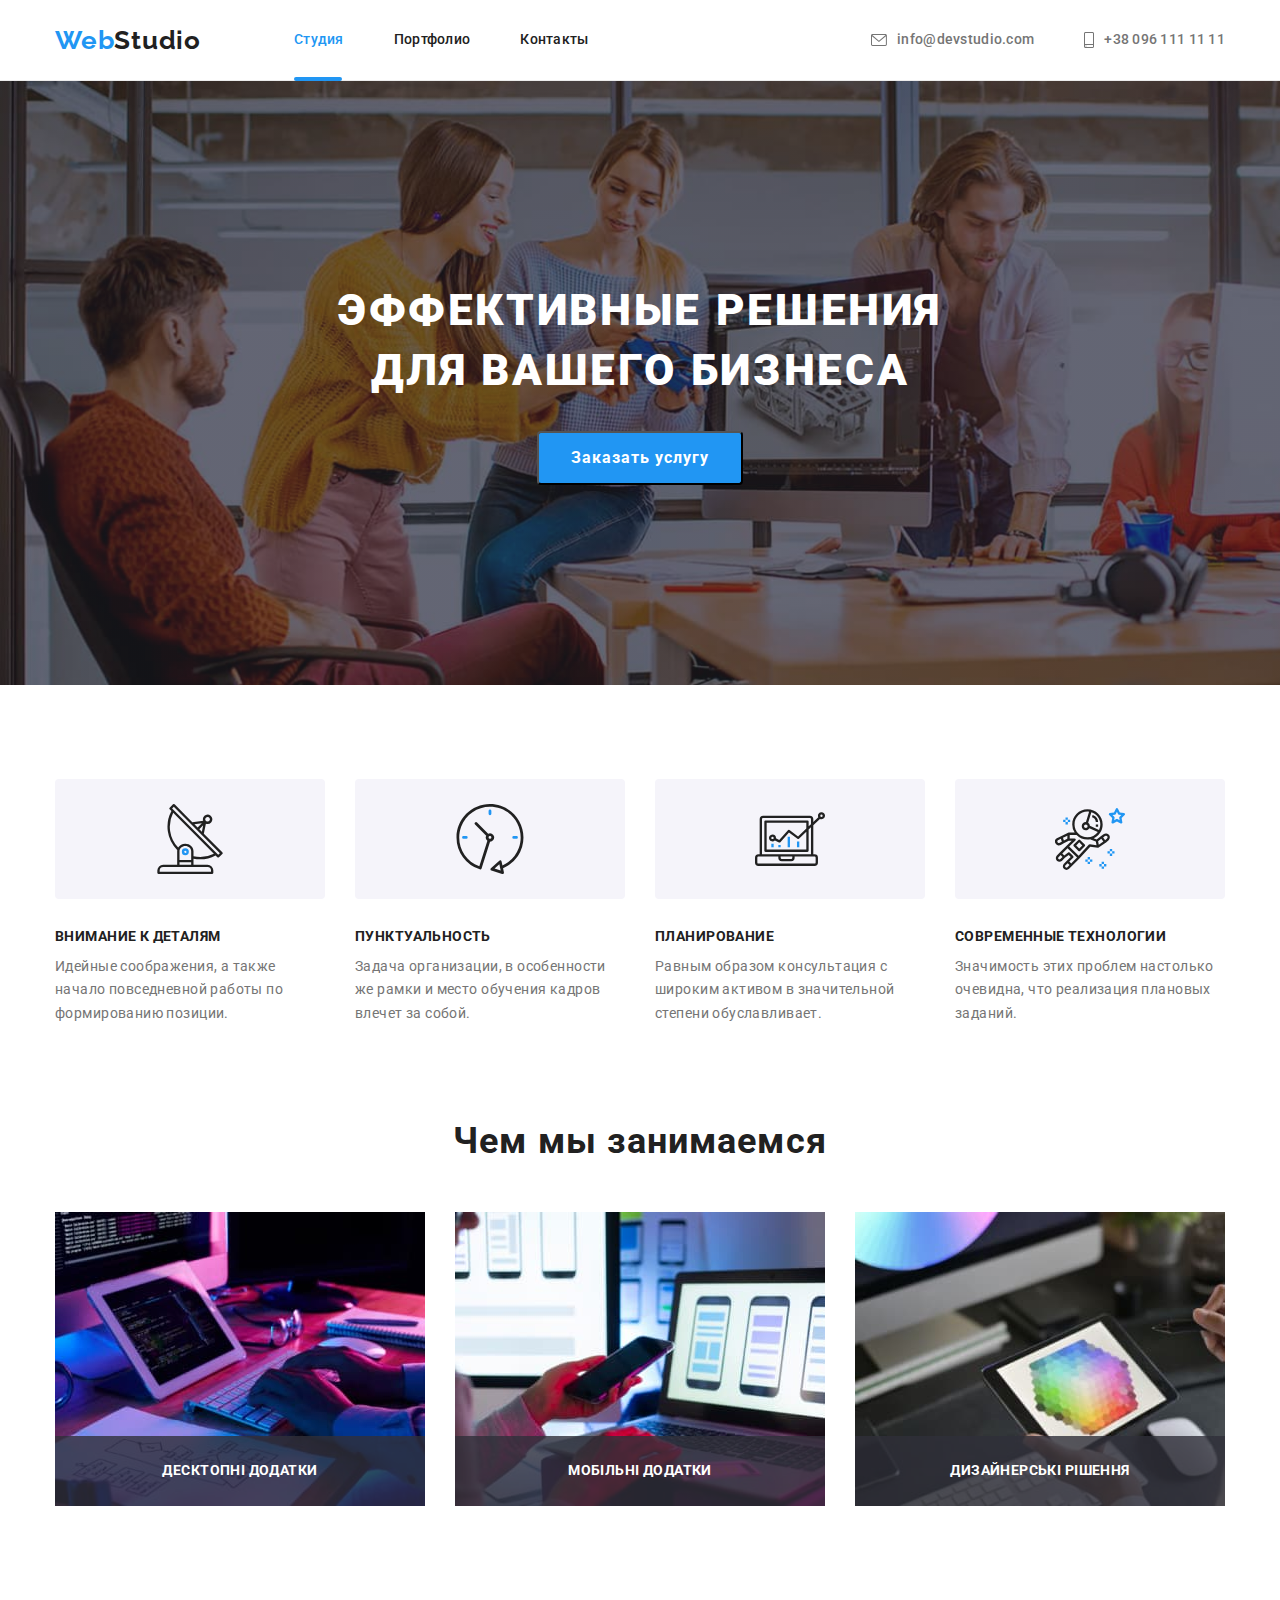
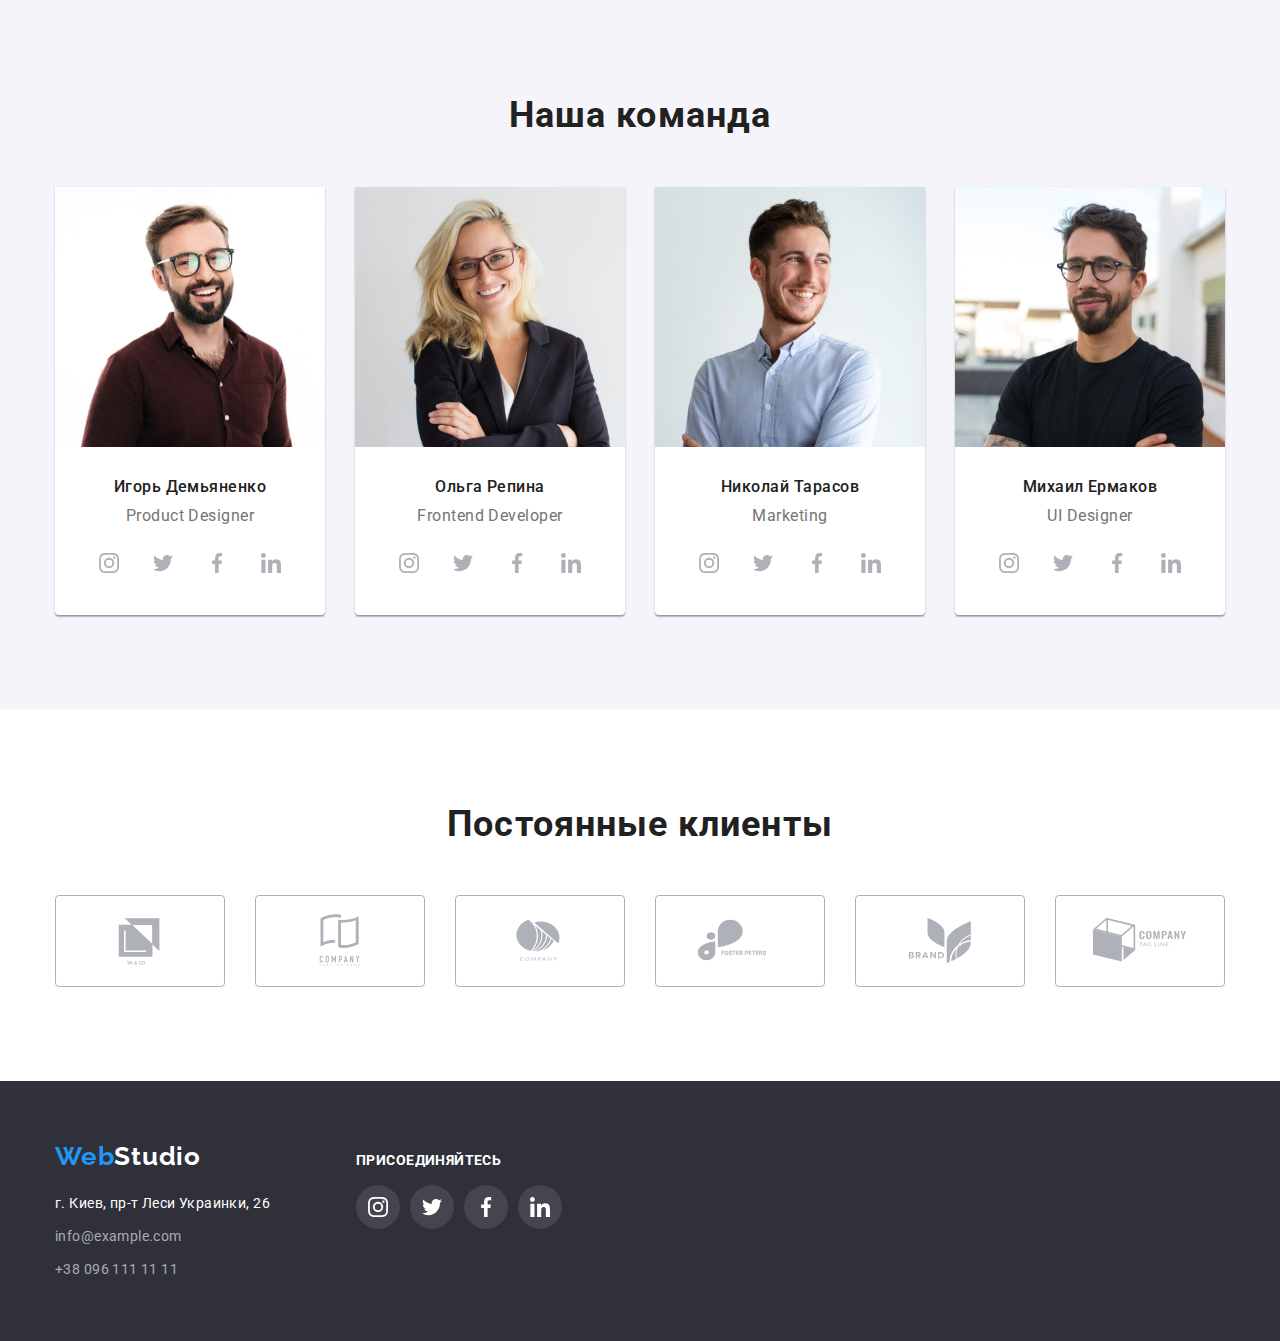
<file: index.html>
<!DOCTYPE html>
<html lang="ru">
  <head>
    <meta charset="UTF-8" />
    <meta http-equiv="X-UA-Compatible" content="IE=edge" />
    <meta name="viewport" content="width=device-width, initial-scale=1.0" />
    <title>Студия</title>
    <link rel="stylesheet" href="https://cdn.jsdelivr.net/npm/modern-normalize@1.1.0/modern-normalize.min.css">
    <link rel="preconnect" href="https://fonts.googleapis.com" />
    <link rel="preconnect" href="https://fonts.gstatic.com" crossorigin />
    <link
      href="https://fonts.googleapis.com/css2?family=Raleway:wght@700&family=Roboto:wght@400;500;700;900&display=swap"
      rel="stylesheet"
    />
    <link rel="stylesheet" href="./css/styles.css" />
  </head>
  <body>
    <header class="page-header">
     <div class="container page-header-container">
        <a href="/" lang="en" class="logo-header link"><span class="web">Web</span>Studio</a>
        <nav class="site-nav">
        <ul class="menu list">
          <li class="item"><a href="./index.html" class="menu-link studio link current">Студия</a></li>
          <li class="item"><a href="./portfolio.html" class="menu-link portfolio link">Портфолио</a></li>
          <li class="item"><a href="" class="menu-link link">Контакты</a></li>
        </ul>
        </nav>
        <ul class="contact list">
          <li class="item">
            <a href="mailto:info@devstudio.com" class="contact-link link">
              <svg class="icon" width="16" height="12">
                <use href="./images/sprite.svg#icon-envelope"></use>
              </svg>info@devstudio.com
            </a>
          </li>
          <li class="item">
            <a href="tel:+380961111111" class="contact-link link">
              <svg class="icon" width="10" height="16">
                <use href="./images/sprite.svg#icon-smartphone"></use>
              </svg>+38 096 111 11 11
            </a>
          </li>
        </ul>
      </div>     
    </header>

    <main>      
      <section class="section hero">
          <div class="container">
            <h1 class="hero-title">Эффективные решения для вашего бизнеса</h1>
            <button type="button" class="hero-button" data-modal-open>Заказать услугу</button>
          </div>
      </section>  
      <section class="section feature">        
        <h2 hidden>Наши достоинства</h2>
        <ul class="menu-feature list container">
          <li class="item">
            <div class="feature-icon">
              <svg class="icon" width="70" height="70">
                <use href="./images/sprite.svg#icon-antenna"></use>
                </svg>
            </div>                        
            <h3 class="suptitle">Внимание к деталям</h3>
            <p>
              Идейные соображения, а также начало повседневной работы по
              формированию позиции.
            </p>
          </li>
          <li class="item">
            <div class="feature-icon">
              <svg class="icon" width="70" height="70">
                <use href="./images/sprite.svg#icon-clock"></use>
                </svg>
            </div> 
            <h3 class="suptitle">Пунктуальность</h3>
            <p>
              Задача организации, в особенности же рамки и место обучения кадров
              влечет за собой.
            </p>
          </li>
          <li class="item">
            <div class="feature-icon">
              <svg class="icon" width="70" height="70">
                <use href="./images/sprite.svg#icon-diagram"></use>
                </svg>
            </div> 
            <h3 class="suptitle">Планирование</h3>
            <p>
              Равным образом консультация с широким активом в значительной
              степени обуславливает.
            </p>
          </li>
          <li class="item">
            <div class="feature-icon">
              <svg class="icon" width="70" height="70">
                <use href="./images/sprite.svg#icon-astronaut"></use>
                </svg>
            </div> 
            <h3 class="suptitle">Современные технологии</h3>
            <p>
              Значимость этих проблем настолько очевидна, что реализация
              плановых заданий.
            </p>
          </li>
        </ul>
      </section>
      <section class="section specialty">
        <div class="container">
        <h2 class="section-title">Чем мы занимаемся</h2>
        <ul class="menu-specialty list">
          <li class="item">
            <img 
              src="./images/image_1.jpg"
              alt="Декстопные приложения"
              width="370"
            />
            <p class="overlay">Десктопні додатки</p>
          </li>
          <li class="item">
            <img  
              src="./images/image_2.jpg"
              alt="Мобильные приложения"
              width="370"
            />
            <p class="overlay">Мобільні додатки</p>
          </li>
          <li class="item">
            <img 
              src="./images/image_3.jpg"
              alt="Дизайнерские решения"
              width="370"
            />
            <p class="overlay">Дизайнерські рішення</p>
          </li>
        </ul>
      </div>
      </section>
      <section class="section command">
        <div class="container">
        <h2 class="section-title">Наша команда</h2>
        <ul class="menu-command list">
          <li class="item">
            <img 
              src="./images/photo_1.jpg"
              alt="фото Игорь Демьяненко"
              width="270"
            />
            <div class="command-title">
              <h3 class="command-suptitle">Игорь Демьяненко</h3>
              <p>Product Designer</p>
              <ul class="social-list list">
                <li class="social-list-item">
                  <a class="social-list-link" href="">
                    <svg class="social-list-icon" width="20px" height="20px">
                      <use href="./images/sprite.svg#icon-instagram"></use>
                    </svg>
                  </a>
                </li>
                <li class="social-list-item" >
                  <a class="social-list-link" href="">
                    <svg class="icon" width="20px" height="20px">
                      <use href="./images/sprite.svg#icon-twitter"></use>
                    </svg>
                  </a>
                </li>
                <li class="social-list-item">
                  <a class="social-list-link" href="">
                    <svg class="icon" width="20px" height="20px">
                      <use href="./images/sprite.svg#icon-facebook"></use>
                    </svg>
                  </a>
                </li>
                <li class="social-list-item">
                  <a class="social-list-link" href="">
                    <svg class="icon" width="20px" height="20px">
                      <use href="./images/sprite.svg#icon-linkedin"></use>
                    </svg>
                  </a>
                </li>
              </ul>              
            </div>            
          </li>
          <li class="item">
            <img 
              src="./images/photo_2.jpg"
              alt="фото Ольга Репина"
              width="270"
            />
            <div class="command-title">
              <h3 class="command-suptitle">Ольга Репина</h3>
              <p>Frontend Developer</p>
              <ul class="social-list list">
                <li class="social-list-item">
                  <a class="social-list-link" href="">
                    <svg class="social-list-icon" width="20px" height="20px">
                      <use href="./images/sprite.svg#icon-instagram"></use>
                    </svg>
                  </a>
                </li>
                <li class="social-list-item" >
                  <a class="social-list-link" href="">
                    <svg class="icon" width="20px" height="20px">
                      <use href="./images/sprite.svg#icon-twitter"></use>
                    </svg>
                  </a>
                </li>
                <li class="social-list-item">
                  <a class="social-list-link" href="">
                    <svg class="icon" width="20px" height="20px">
                      <use href="./images/sprite.svg#icon-facebook"></use>
                    </svg>
                  </a>
                </li>
                <li class="social-list-item">
                  <a class="social-list-link" href="">
                    <svg class="icon" width="20px" height="20px">
                      <use href="./images/sprite.svg#icon-linkedin"></use>
                    </svg>
                  </a>
                </li>
              </ul>     
            </div>            
          </li>
          <li class="item">
            <img 
              src="./images/photo_3.jpg"
              alt="фото Николай Тарасов"
              width="270"
            />
            <div class="command-title">
              <h3 class="command-suptitle">Николай Тарасов</h3>
              <p>Marketing</p>
              <ul class="social-list list">
                <li class="social-list-item">
                  <a class="social-list-link" href="">
                    <svg class="social-list-icon" width="20px" height="20px">
                      <use href="./images/sprite.svg#icon-instagram"></use>
                    </svg>
                  </a>
                </li>
                <li class="social-list-item" >
                  <a class="social-list-link" href="">
                    <svg class="icon" width="20px" height="20px">
                      <use href="./images/sprite.svg#icon-twitter"></use>
                    </svg>
                  </a>
                </li>
                <li class="social-list-item">
                  <a class="social-list-link" href="">
                    <svg class="icon" width="20px" height="20px">
                      <use href="./images/sprite.svg#icon-facebook"></use>
                    </svg>
                  </a>
                </li>
                <li class="social-list-item">
                  <a class="social-list-link" href="">
                    <svg class="icon" width="20px" height="20px">
                      <use href="./images/sprite.svg#icon-linkedin"></use>
                    </svg>
                  </a>
                </li>
              </ul>     
            </div>            
          </li>
          <li class="item">
            <img 
              src="./images/photo_4.jpg"
              alt="фото Михаил Ермаков"
              width="270"
            />
            <div class="command-title">
              <h3 class="command-suptitle">Михаил Ермаков</h3>
              <p>UI Designer</p>
              <ul class="social-list list">
                <li class="social-list-item">
                  <a class="social-list-link" href="">
                    <svg class="social-list-icon" width="20px" height="20px">
                      <use href="./images/sprite.svg#icon-instagram"></use>
                    </svg>
                  </a>
                </li>
                <li class="social-list-item" >
                  <a class="social-list-link" href="">
                    <svg class="icon" width="20px" height="20px">
                      <use href="./images/sprite.svg#icon-twitter"></use>
                    </svg>
                  </a>
                </li>
                <li class="social-list-item">
                  <a class="social-list-link" href="">
                    <svg class="icon" width="20px" height="20px">
                      <use href="./images/sprite.svg#icon-facebook"></use>
                    </svg>
                  </a>
                </li>
                <li class="social-list-item">
                  <a class="social-list-link" href="">
                    <svg class="icon" width="20px" height="20px">
                      <use href="./images/sprite.svg#icon-linkedin"></use>
                    </svg>
                  </a>
                </li>
              </ul>     
            </div>            
          </li>
        </ul>
      </div>
      </section>
      <section class="section clients">
        <div class="container">
          <h2 class="section-title">Постоянные клиенты</h2>
          <ul class="clients-list list">
            <li class="clients-item">
              <a class="clients-link link" href="">
                <svg class="clients-icon" width="106px" height="60px">
                  <use href="./images/sprite.svg#icon-Logo-1"></use>
                </svg>
              </a>
            </li>
            <li class="clients-item">
              <a class="clients-link link" href="">
                <svg class="clients-icon" width="106px" height="60px">
                  <use href="./images/sprite.svg#icon-Logo-2"></use>
                </svg>
              </a>
            </li>
            <li class="clients-item">
              <a class="clients-link link" href="">
                <svg class="clients-icon" width="106px" height="60px">
                  <use href="./images/sprite.svg#icon-Logo-3"></use>
                </svg>
              </a>
            </li>
            <li class="clients-item">
              <a class="clients-link link" href="">
                <svg class="clients-icon" width="106px" height="60px">
                  <use href="./images/sprite.svg#icon-Logo-4"></use>
                </svg>
              </a>
            </li>
            <li class="clients-item">
              <a class="clients-link link" href="">
                <svg class="clients-icon" width="106px" height="60px">
                  <use href="./images/sprite.svg#icon-Logo-5"></use>
                </svg>
              </a>
            </li>
            <li class="clients-item">
              <a class="clients-link link" href="">
                <svg class="clients-icon" width="106px" height="60px">
                  <use href="./images/sprite.svg#icon-Logo-6"></use>
                </svg>
              </a>
            </li>
          </ul>
        </div>

      </section>
    </main>
    <footer class="page-footer">
      <div class="footer-container container">
        <div class="footer-contacts">
          <a href="/" lang="en" class="logo-footer link"><span class="web">Web</span>Studio</a>
      <address class="menu-adress list">
        <a
          href="https://goo.gl/maps/tCEEzUzhiPWo1VKw8"
          class="adress-item link"
          target="_blank"
          rel="noopener noreferrer"
          >г. Киев, пр-т Леси Украинки, 26</a>
        <a href="mailto:info@example.com" class="email-item link">info@example.com</a> 
        <a href="tel:+380961111111" class="phone-item link">+38 096 111 11 11</a> 
      </address>
        </div>
        <div class="footer-social-list">
          <h3 class="footer-suptitle">ПРИСОЕДИНЯЙТЕСЬ</h3>
          <ul class="social-list list">
            <li class="social-list-item">
              <a class="social-list-link" href="">
                <svg class="social-list-icon" width="20px" height="20px">
                  <use href="./images/sprite.svg#icon-instagram"></use>
                </svg>
              </a>
            </li>
            <li class="social-list-item" >
              <a class="social-list-link" href="">
                <svg class="icon" width="20px" height="20px">
                  <use href="./images/sprite.svg#icon-twitter"></use>
                </svg>
              </a>
            </li>
            <li class="social-list-item">
              <a class="social-list-link" href="">
                <svg class="icon" width="20px" height="20px">
                  <use href="./images/sprite.svg#icon-facebook"></use>
                </svg>
              </a>
            </li>
            <li class="social-list-item">
              <a class="social-list-link" href="">
                <svg class="icon" width="20px" height="20px">
                  <use href="./images/sprite.svg#icon-linkedin"></use>
                </svg>
              </a>
            </li>
          </ul>   
        </div>        
      </div>      
    </footer>
    <div class="backdrop is-hidden" data-modal>
      <div class="modal">
        <button type="button" class="modal-close-button" data-modal-close>
          <svg class="modal-close-button-icon" width="18px" height="18px">
            <use href="./images/sprite.svg#icon-modal-close"></use>
          </svg>
        </button>
      </div>
    </div>
    <script src="./js/modal.js"></script>
  </body>
</html>
</file>
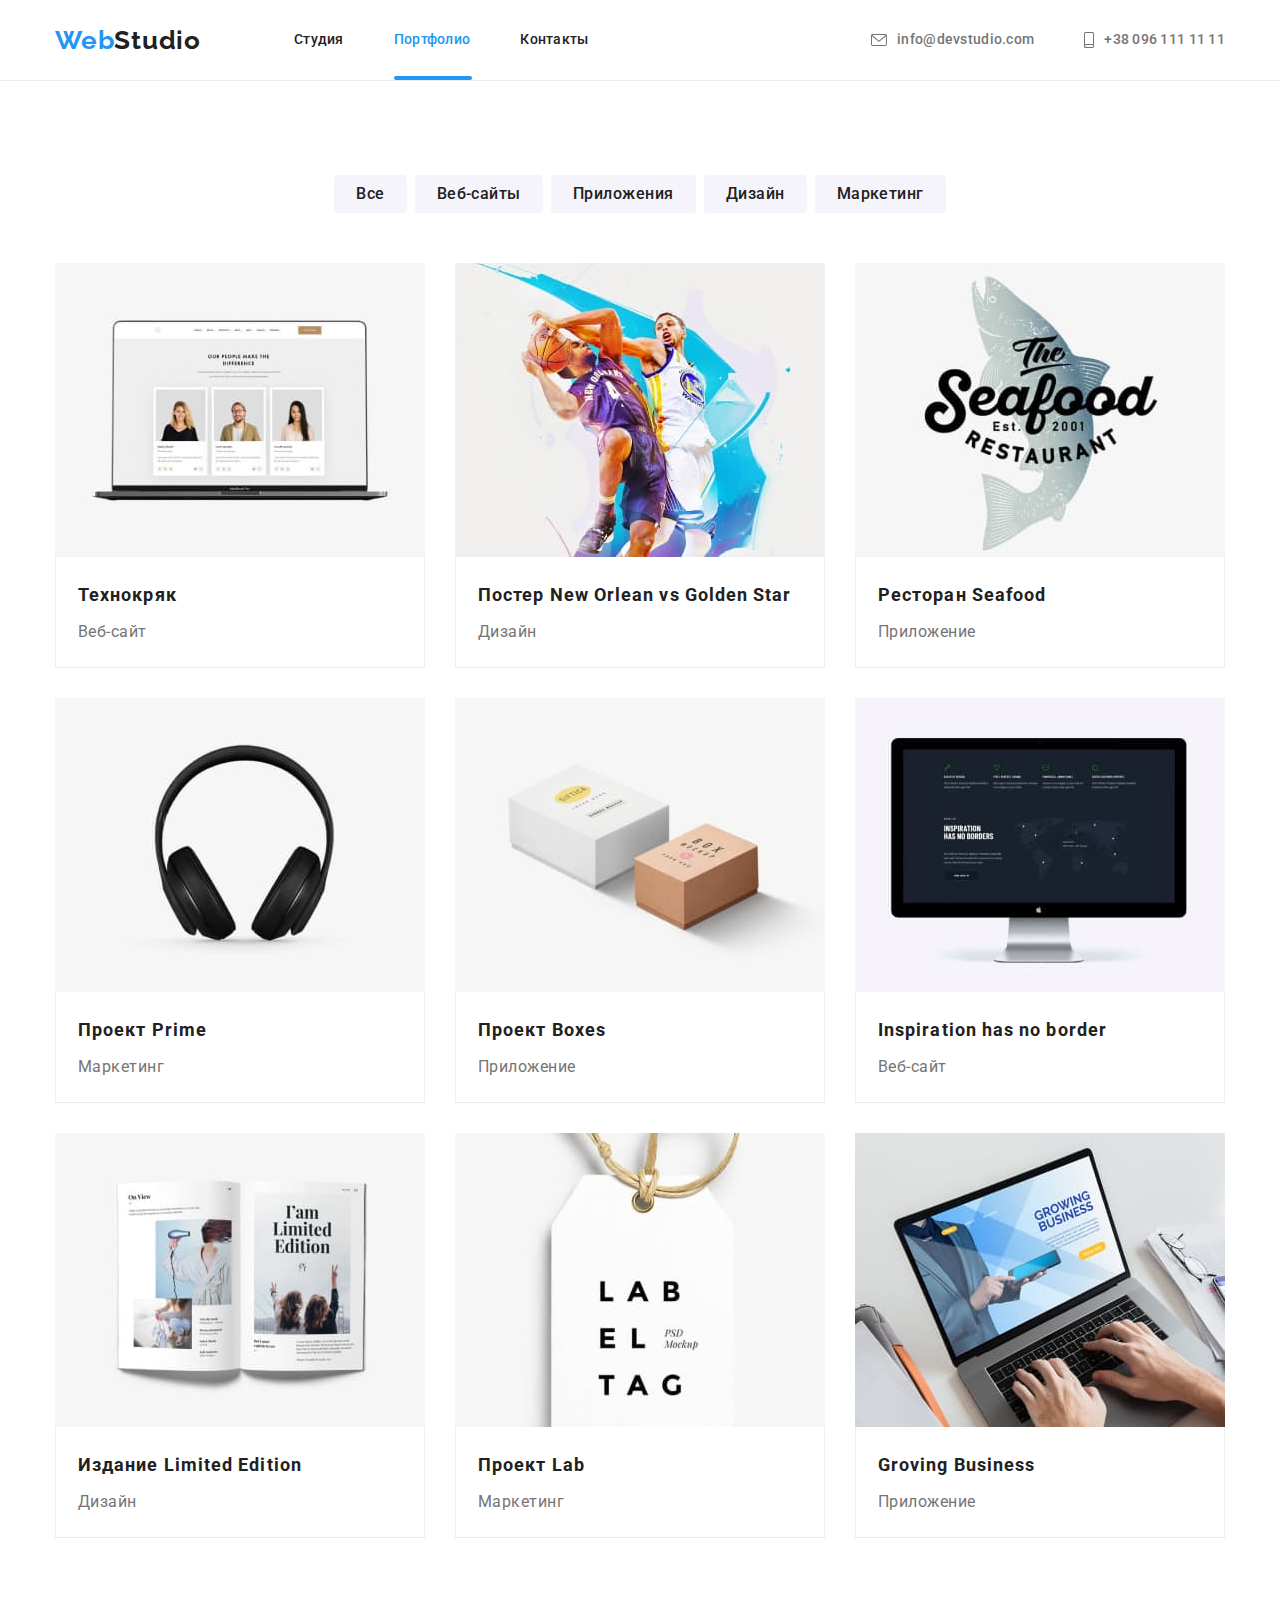
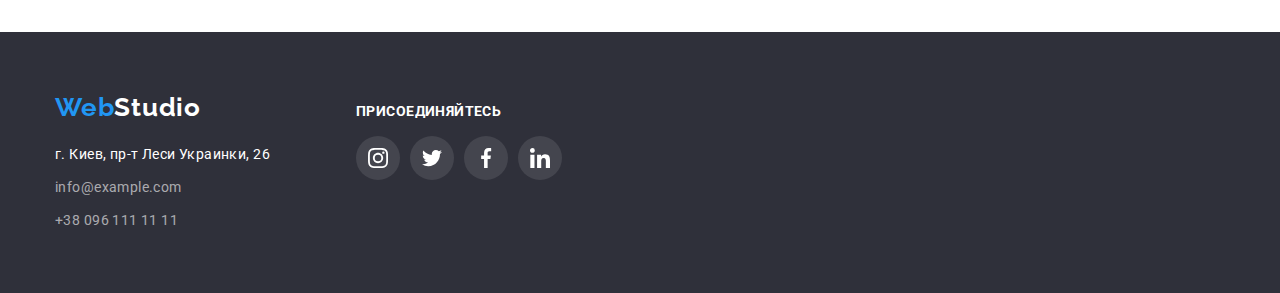
<file: portfolio.html>
<!DOCTYPE html>
<html lang="ru">
<head>
    <meta charset="UTF-8" />
    <meta http-equiv="X-UA-Compatible" content="IE=edge" />
    <meta name="viewport" content="width=device-width, initial-scale=1.0" />
    <title>Портфолио</title>
    <link rel="stylesheet" href="https://cdn.jsdelivr.net/npm/modern-normalize@1.1.0/modern-normalize.min.css">
    <link rel="preconnect" href="https://fonts.googleapis.com" />
    <link rel="preconnect" href="https://fonts.gstatic.com" crossorigin />
    <link
      href="https://fonts.googleapis.com/css2?family=Raleway:wght@700&family=Roboto:wght@400;500;700;900&display=swap"
      rel="stylesheet"
    />
    <link rel="stylesheet" href="./css/styles.css" />
</head>
<body>
    <header class="page-header">
        <div class="container page-header-container">
           <a href="/" lang="en" class="logo-header link"><span class="web">Web</span>Studio</a>
           <nav class="site-nav">
           <ul class="menu list">
             <li class="item"><a href="./index.html" class="menu-link studio link">Студия</a></li>
             <li class="item"><a href="./portfolio.html" class="menu-link portfolio link current">Портфолио</a></li>
             <li class="item"><a href="" class="menu-link link">Контакты</a></li>
           </ul>
           </nav>
           <ul class="contact list">
             <li class="item">
               <a href="mailto:info@devstudio.com" class="contact-link link">
                 <svg class="icon" width="16" height="12">
                   <use href="./images/sprite.svg#icon-envelope"></use>
                 </svg>info@devstudio.com
               </a>
             </li>
             <li class="item">
               <a href="tel:+380961111111" class="contact-link link">
                 <svg class="icon" width="10" height="16">
                   <use href="./images/sprite.svg#icon-smartphone"></use>
                 </svg>+38 096 111 11 11
               </a>
             </li>
           </ul>
         </div>     
       </header>

    <main>
       <section class="section projects">
        <div class="container">
            <h1 hidden>Проекты</h1>
        <ul class="button list">
            <li class="item"><button type="button" class="portfolio-button">Все</button></li>
            <li class="item"><button type="button" class="portfolio-button">Веб-сайты</button></li>
            <li class="item"><button type="button" class="portfolio-button">Приложения</button></li>
            <li class="item"><button type="button" class="portfolio-button">Дизайн</button></li>
            <li class="item"><button type="button" class="portfolio-button">Маркетинг</button></li>
        </ul>
        <ul class="project-menu">
            <li class="list item">
               <a href="" class="project-link link">
                  <div class="thumb">
                    <img src="./images/project-1.jpg" alt="Фото команды проекта" width="370"/>
                    <p class="project-overlay">Ресурс пропонує комплексні пропозиції з різним рівнем функціоналу та сервісів. Все це дозволить відвідувачу отримати вичерпні відомості про компанію чи приватну особу.</p> 
                 </div>                                          
                 <div class="project-title">
                    <h2 class="project-suptitle">Технокряк</h2>
                    <p>Веб-сайт</p> 
                 </div>               
                </a>               
            </li>
            <li class="list item">
                <a href="" class="project-link link">
                  <div class="thumb">
                    <img src="./images/project-2.jpg" alt="Баскетбольный постер" width="370"/>
                    <p class="project-overlay">Ресурс пропонує комплексні пропозиції з різним рівнем функціоналу та сервісів. Все це дозволить відвідувачу отримати вичерпні відомості про компанію чи приватну особу.</p> 
                  </div>
                    <div class="project-title">
                        <h2 class="project-suptitle">Постер New Orlean vs Golden Star</h2>
                        <p>Дизайн</p>
                    </div>                
                </a>
            </li>
            <li class="list item">
                <a href="" class="project-link link">
                  <div class="thumb">
                    <img src="./images/project-3.jpg" alt="Лого ресторана" width="370"/>
                    <p class="project-overlay">Ресурс пропонує комплексні пропозиції з різним рівнем функціоналу та сервісів. Все це дозволить відвідувачу отримати вичерпні відомості про компанію чи приватну особу.</p> 
                  </div >
                    <div class="project-title">
                        <h2 class="project-suptitle">Ресторан Seafood</h2>
                        <p>Приложение</p>
                    </div>                
                </a>
            </li>
            <li class="list item">
                <a href="" class="project-link link">
                  <div class="thumb">
                    <img src="./images/project-4.jpg" alt="Наушники" width="370"/>
                    <p class="project-overlay">Ресурс пропонує комплексні пропозиції з різним рівнем функціоналу та сервісів. Все це дозволить відвідувачу отримати вичерпні відомості про компанію чи приватну особу.</p> 
                  </div>
                    <div class="project-title">
                        <h2 class="project-suptitle">Проект Prime</h2>
                        <p>Маркетинг</p>
                    </div>                
                </a>
            </li>
            <li class="list item">
                <a href="" class="project-link link">
                  <div class="thumb">
                    <img src="./images/project-5.jpg" alt="Упаковочные коробки" width="370"/>
                    <p class="project-overlay">Ресурс пропонує комплексні пропозиції з різним рівнем функціоналу та сервісів. Все це дозволить відвідувачу отримати вичерпні відомості про компанію чи приватну особу.</p> 
                  </div>
                    <div class="project-title">
                        <h2 class="project-suptitle">Проект Boxes</h2>
                        <p>Приложение</p>
                    </div>                
                </a>
            </li>
            <li class="list item">
                <a href="" class="project-link link">
                  <div class="thumb">
                    <img src="./images/project-6.jpg" alt="Проект на экране монитора" width="370"/>
                    <p class="project-overlay">Ресурс пропонує комплексні пропозиції з різним рівнем функціоналу та сервісів. Все це дозволить відвідувачу отримати вичерпні відомості про компанію чи приватну особу.</p> 
                  </div>
                    <div class="project-title">
                        <h2 class="project-suptitle">Inspiration has no border</h2>
                        <p>Веб-сайт</p>
                    </div>                
                </a>
            </li>
            <li class="list item">
                <a href="" class="project-link link">
                  <div class="thumb">
                    <img src="./images/project-7.jpg" alt="Раскрытая книга" width="370"/>
                    <p class="project-overlay">Ресурс пропонує комплексні пропозиції з різним рівнем функціоналу та сервісів. Все це дозволить відвідувачу отримати вичерпні відомості про компанію чи приватну особу.</p> 
                  </div>
                    <div class="project-title">
                        <h2 class="project-suptitle">Издание Limited Edition</h2>
                        <p>Дизайн</p>
                    </div>                
                </a>
            </li>
            <li class="list item">
                <a href="" class="project-link link">
                  <div class="thumb">
                    <img src="./images/project-8.jpg" alt="Бирка с лого проекта" width="370"/>
                    <p class="project-overlay">Ресурс пропонує комплексні пропозиції з різним рівнем функціоналу та сервісів. Все це дозволить відвідувачу отримати вичерпні відомості про компанію чи приватну особу.</p> 
                  </div>
                    <div class="project-title">
                        <h2 class="project-suptitle">Проект Lab</h2>
                        <p>Маркетинг</p>
                    </div>                
                </a>
            </li>
            <li class="list">
                <a href="" class="project-link link">
                  <div class="thumb">
                    <img src="./images/project-9.jpg" alt="Проект на экране ноутбука" width="370"/>
                    <p class="project-overlay">Ресурс пропонує комплексні пропозиції з різним рівнем функціоналу та сервісів. Все це дозволить відвідувачу отримати вичерпні відомості про компанію чи приватну особу.</p> 
                  </div>
                    <div class="project-title">
                        <h2 class="project-suptitle">Groving Business</h2>
                        <p>Приложение</p>
                    </div>               
                </a>
            </li> 
        </ul>
        </div>
    </section>
        
    </main>
    <footer class="page-footer">
        <div class="footer-container container">
          <div class="footer-contacts">
            <a href="/" lang="en" class="logo-footer link"><span class="web">Web</span>Studio</a>
        <address class="menu-adress list">
          <a
            href="https://goo.gl/maps/tCEEzUzhiPWo1VKw8"
            class="adress-item link"
            target="_blank"
            rel="noopener noreferrer"
            >г. Киев, пр-т Леси Украинки, 26</a>
          <a href="mailto:info@example.com" class="email-item link">info@example.com</a> 
          <a href="tel:+380961111111" class="phone-item link">+38 096 111 11 11</a> 
        </address>
          </div>
          <div class="footer-social-list">
            <h3 class="footer-suptitle">ПРИСОЕДИНЯЙТЕСЬ</h3>
            <ul class="social-list list">
              <li class="social-list-item">
                <a class="social-list-link" href="">
                  <svg class="social-list-icon" width="20px" height="20px">
                    <use href="./images/sprite.svg#icon-instagram"></use>
                  </svg>
                </a>
              </li>
              <li class="social-list-item" >
                <a class="social-list-link" href="">
                  <svg class="icon" width="20px" height="20px">
                    <use href="./images/sprite.svg#icon-twitter"></use>
                  </svg>
                </a>
              </li>
              <li class="social-list-item">
                <a class="social-list-link" href="">
                  <svg class="icon" width="20px" height="20px">
                    <use href="./images/sprite.svg#icon-facebook"></use>
                  </svg>
                </a>
              </li>
              <li class="social-list-item">
                <a class="social-list-link" href="">
                  <svg class="icon" width="20px" height="20px">
                    <use href="./images/sprite.svg#icon-linkedin"></use>
                  </svg>
                </a>
              </li>
            </ul>   
          </div>          
        </div>      
      </footer>      
</body>
</html>
</file>
<file: css/styles.css>
:root { 
    --primary-font: 'Roboto', sans-serif;
    --secondary-font: 'Raleway', sans-serif;
    --primary-text-color: #757575;
    --secondary-text-color: #FFFFFF;
    --title-color:#212121; 
    --accent-color: #2196F3;
    --main-background-color:#FFFFFF;
    --secondary-background-color:#F5F4FA;
    --dark-background-color: #2F303A;
    --button-background-color: #F5F4FA;
    --hero-button-hover-background-color: #188CE8;
    --border-color:#EEEEEE;
    --contact-color:rgba(255, 255, 255, 0.6);
    --icon-color:#AFB1B8; 
    --transition-dur-and-func: 250ms cubic-bezier(0.4, 0, 0.2, 1);
}
h1, h2, h3, h4, p {
    margin-top: 0;
    margin-bottom: 0;
}
ul, ol {
    margin-top: 0;
    margin-bottom: 0;
    padding-left: 0;
}
img {
    display: block;
    max-width: 100%;
    height: auto;
}
.list {
    list-style: none;
}
.link {
    text-decoration: none;
}
body {
    color: var(--primary-text-color);
    font-family: var(--primary-font);
    background: var(--main-background-color);
}
.container {
    width: 1200px;
    margin-left: auto;
    margin-right: auto;
    padding-left: 15px;
    padding-right: 15px;
}
/* =================COMPONENTS=============== */
.section {
    padding-top: 94px;
    padding-bottom: 94px;
}
.section-title {
    margin-bottom: 50px;
    font-size: 36px;
    line-height: 1.17;
    text-align: center;
    letter-spacing: 0.03em;
    color: var(--title-color);
}

/* ===================HEADER================= */
.page-header { 
    background-color:var(--primary-background-color);
    border-bottom: 1px solid #ececec;
}
.page-header-container {
    display: flex;
    align-items: center;
}
.logo-header {
    margin-right: 93px;
    font-family: var(--secondary-font);
    font-weight: 700;
    font-size: 26px;
    line-height: 1.19;
    letter-spacing: 0.03em;
    color: var(--title-color);
    }
.web {
    color: var(--accent-color);
}    
.menu-link {
    display: block;
    padding-top: 32px;
    padding-bottom: 32px;
    font-weight: 500;
    font-size: 14px;
    line-height: 1.14;
    letter-spacing: 0.02em;    
    color: var(--title-color);
    transition: color var(--transition-dur-and-func);    
}
.menu {
    position: relative;
}
.studio.current::after {
    position: absolute;
    content: "";
    display: block;
    bottom: -1px;
    width: 48px;
    height: 4px;
    background-color: var(--accent-color);
    border-radius: 2px;
}
.portfolio.current::after {
    position: absolute;
    content: "";
    display: block;
    bottom: 0;
    width: 78px;
    height: 4px;
    background-color: var(--accent-color);
    border-radius: 2px;
}
.contact-link {
    display: flex;
    justify-content: center;
    align-items: center;
    padding-top: 32px;
    padding-bottom: 32px;
    font-weight: 500;
    font-size: 14px;
    line-height: 1.14;
    letter-spacing: 0.02em;
    color: var(--primary-text-color);
    transition: color var(--transition-dur-and-func);
}
.menu-link:hover,
.menu-link:focus {
    color: var(--accent-color);
}
.contact-link:hover,
.contact-link:focus {
    color: var(--accent-color); 
}
.current {
    color: var(--accent-color);
}
.menu {
    display: flex;
}
.menu .item:not(:last-child) {
    margin-right: 50px;
}
.contact {
    display: flex;
    justify-content: center;
    align-items: center;
    margin-left: auto;
}
.contact .item:not(:last-child) {
    margin-right: 50px;
}
.contact .icon {
    margin-right: 10px;
    fill: currentColor;    
}
/* =================/HEADER=================== */

/* ===================HERO==================== */
.hero {
    text-align: center;
    background-color: #C4C4C4;;
    padding-top: 200px;
    padding-bottom: 200px;
    background-image: linear-gradient(rgba(47, 48, 58, 0.4),rgba(47, 48, 58, 0.4)), url(../images/hero.jpg);
    background-size: cover;
}
.hero-title {
    margin-left: 252px;
    margin-right: 252px;
    margin-bottom: 30px;

    font-weight: 900;
    font-size: 44px;
    line-height: 1.36;
    text-align: center;
    letter-spacing: 0.06em;
    text-transform: uppercase;
    color: var(--secondary-text-color);    
}
.hero-button {
    padding-top: 10px;
    padding-bottom: 10px;
    padding-left: 32px;
    padding-right: 32px;
    border-radius: 4px;

    text-align: center;
    font-weight: 700;
    font-size: 16px;
    line-height: 1.87;
    letter-spacing: 0.06em;            
    background-color: #2196F3;
    color: var(--secondary-text-color);
    cursor: pointer;
    transition: background-color var(--transition-dur-and-func);
}
.hero-button:hover,
.hero-button:focus {
    background-color:var(--hero-button-hover-background-color);
}
/* ====================/HERO==================== */

/* ====================FEATURE================== */
.feature {
    padding-bottom: 47px;
}
.suptitle { 
    margin-bottom: 10px;
    font-size: 14px;
    line-height: 1.14;
    letter-spacing: 0.03em;
    text-transform: uppercase;    
    color: var(--title-color);
}
.menu-feature {
    display: flex;   
    font-weight: 400;
    font-size: 14px;
    line-height: 1.71;
    letter-spacing: 0.03em;
    color: var(--primary-text-color);
}
.menu-feature .item {
    display: block;
    width: 270px;      
}
.menu-feature .item:not(:last-child) {
    margin-right: 30px;
}
.feature-icon {
    display: flex;
    justify-content: center;
    align-items: center;
    height: 120px; 
    margin-bottom: 30px;
    border-radius: 4px;
    background-color: var(--button-background-color);    
}
.feature-icon .icon {
    display: flex;
    justify-content: center;
    align-items: center;       
}

/* ====================/FEATURE================== */

/* ====================SPESIALTY================= */

.menu-specialty {
    display: flex;
}
.menu-specialty .item:not(:last-child) {
    margin-right: 30px;
}
.specialty {
    padding-top: 47px;
}
.menu-specialty .item {
    position: relative;
}
.overlay {
    position: absolute;
    width: 100%;
    bottom: 0;
    padding-top: 27px;
    padding-bottom: 27px;
    font-weight: 700;
    font-size: 14px;
    line-height: 1.14;
    text-align: center;
    letter-spacing: 0.03em;
    text-transform: uppercase;
    color: var(--secondary-text-color);
    background-color: rgba(47, 48, 58, 0.8);
}
/* ===================/SPESIALTY================= */

/* ====================COMMAND=================== */
.command {
    background: var(--secondary-background-color);
}
.command-title {
    padding-left: 30px;
    padding-right: 30px;
    padding-top: 30px;
    padding-bottom: 30px;
}
.command-suptitle {
    padding-bottom: 10px;

    font-weight: 500;
    font-size: 16px;
    line-height: 1.19;
    text-align: center;
    letter-spacing: 0.03em;
    color: var(--title-color)
}
.menu-command {
    display: flex;

    font-weight: 400;
    font-size: 16px;
    line-height: 1.19;
    text-align: center;
    letter-spacing: 0.03em;
    color: var(--primary-text-color);
}
.menu-command .item {
    background-color: var(--main-background-color);
    border-radius: 0px 0px 4px 4px;
    box-shadow: 0px 1px 3px rgba(0, 0, 0, 0.12), 0px 1px 1px rgba(0, 0, 0, 0.14), 0px 2px 1px rgba(0, 0, 0, 0.2);
}
.menu-command .item:not(:last-child) {
    margin-right: 30px;
}
.social-list {
    display: flex;
    justify-content: center;
    align-items: center;
    gap: 10px;
    margin-top: 16px;    
}
.social-list-link {
    display: flex;
    justify-content: center;
    align-items: center;
    width: 44px;
    height: 44px;
    border-radius: 50%;
    fill: var(--icon-color);
    transition: fill var(--transition-dur-and-func), background-color var(--transition-dur-and-func);
}
.social-list-link:hover,
.social-list-link:focus {
    fill: var(--secondary-text-color);
    background-color: var(--accent-color);
}

/* ===================/COMMAND=================== */

/* ===================CLIENTS==================== */
.clients-list {
    display: flex;
    justify-content: center;
    align-items: center;
    gap: 30px;
}
.clients-link {
    display: flex;
    justify-content: center;
    align-items: center;
    width: 170px;
    height: 92px;
    border: 1px solid var(--icon-color);
    border-radius: 4px;
    color: var(--icon-color);
    transition: color var(--transition-dur-and-func), border-color var(--transition-dur-and-func);
}
.clients-icon {
    fill: currentColor;
}
.clients-link:hover,
.clients-link:focus {
    border-color: var(--accent-color);
    color: var(--accent-color);
}
.clients-link {    
    max-width: 100%;
    max-height: 100%;    
}


/* ===================/CLIENTS==================== */

/* ===================PROJECTS=================== */
.button {
    display: flex;
    justify-content: center;
    margin-bottom: 50px;
}
.button .item:not(:last-child) {
    margin-right: 8px;
}
.portfolio-button {
    padding-top: 6px;
    padding-bottom: 6px;
    padding-right: 22px;
    padding-left: 22px;
    border: none;
    border-radius: 4px;

    font-family: inherit;
    font-weight: 500;
    font-size: 16px;
    line-height: 1.63;
    text-align: center;
    letter-spacing: 0.03em;
    color: var(--title-color);
    background-color: var(--button-background-color);
    cursor: pointer;
    transition: color var(--transition-dur-and-func), background-color var(--transition-dur-and-func), box-shadow var(--transition-dur-and-func), box-shadow var(--transition-dur-and-func);
}
.portfolio-button:hover,
.portfolio-button:focus {
    background-color: var(--accent-color);
    color: var(--secondary-text-color);
    box-shadow: 0px 3px 1px rgba(0, 0, 0, 0.1), 0px 1px 2px rgba(0, 0, 0, 0.08), 0px 2px 2px rgba(0, 0, 0, 0.12);
}
.project-menu {
    display: flex;
    flex-wrap: wrap;
    gap:30px; 
}
.project-link {
    font-weight: 400;
    font-size: 16px;
    line-height: 1.87;
    letter-spacing: 0.03em;
    color: var(--primary-text-color);
}
.project-menu .item {
    flex-basis: calc((100% - 60px)/3); 
}
.project-title {
    padding-top: 20px;
    padding-bottom: 20px;
    padding-left: 22px;
    
    border-left: 1px solid var(--border-color);
    border-right: 1px solid var(--border-color);
    border-bottom: 1px solid var(--border-color);
}
.project-suptitle {
    margin-bottom: 4px;

    font-size: 18px;
    line-height: 2.00;
    letter-spacing: 0.06em;
    color: var(--title-color);
}
.project-menu .list {
    transition: box-shadow var(--transition-dur-and-func);
}
.project-menu .list:hover {
    box-shadow: 0px 1px 1px rgba(0, 0, 0, 0.12), 0px 4px 4px rgba(0, 0, 0, 0.06), 1px 4px 6px rgba(0, 0, 0, 0.16);
}
.thumb {
    position: relative;
    overflow: hidden;
}
.project-overlay {
    position: absolute;
    left: 0;
    top: 0;
    height: 100%;
    width: 100%;
    overflow: auto;
    transform: translate(0,100%);
    transition: transform var(--transition-dur-and-func);
    padding-top: 63px;
    padding-bottom: 63px;
    padding-left: 24px;
    padding-right: 24px;
    font-size: 18px;
    line-height: 1.56;
    letter-spacing: 0.03em;
    color: var(--secondary-text-color);
    background: rgba(33, 150, 243, 0.9);
}
.project-link:hover .project-overlay,
.project-link:focus .project-overlay{
    transform: translate(0,0);
}
/* ==================/PROJECTS=================== */

/* ===================FOOTER===================== */
.page-footer {
    background: var(--dark-background-color);
    padding-top: 60px; 
    padding-bottom: 60px;    
}
.logo-footer {
    display: block;
    margin-bottom: 20px;
    font-family: var(--secondary-font);
    font-weight: 700;
    font-size: 26px;
    line-height: 1.19;
    letter-spacing: 0.03em;
    color: var(--secondary-text-color);
}
.menu-adress {
    display: block;
    font-style: normal;
    font-weight: 400;
    font-size: 14px;
    line-height: 1.71;   
    letter-spacing: 0.03em;
}
.adress-item {
    display: block;
    margin-bottom: 9px;
    color: var(--secondary-text-color);
    transition: color var(--transition-dur-and-func);
}
.email-item {
    display: block;
    margin-bottom: 9px;
    color: var(--contact-color);
    transition: color var(--transition-dur-and-func);
}
.phone-item {
    display: block;
    color: var(--contact-color); 
    transition: color var(--transition-dur-and-func);
}
.adress-item:hover,
.adress-item:focus {
    color: var(--accent-color);
}
.email-item:hover,
.email-item:focus {
    color: var(--accent-color);
}
.phone-item:hover,
.phone-item:focus {
    color: var(--accent-color);
}
.footer-container {
    display: flex;
    align-items: baseline;
   }
.footer-contacts {
    width: 231px;
    margin-right: 70px;
}
.footer-suptitle {
    font-size: 14px;
    line-height: 1.14;
    letter-spacing: 0.03em;
    text-transform: uppercase;
    color: var(--secondary-text-color)
}
.footer-social-list {
    display: block; 
}
.page-footer .social-list-link {
    fill: var(--secondary-text-color);
    background-color: rgba(255, 255, 255, 0.1);
}
.page-footer .social-list-link:hover,
.page-footer .social-list-link:focus {
    background-color: var(--accent-color);
}
/* ===================/FOOTER===================== */

/* =================MODAL WINDOW================== */
.backdrop {
    position: fixed;
    top: 0;
    left: 0;
    z-index: 100;
    width: 100%;
    height: 100%;
    background-color: rgba(0, 0, 0, 0.2);
    transition: opacity var(--transition-dur-and-func), visibility var(--transition-dur-and-func), transform var(--transition-dur-and-func);
}
.backdrop.is-hidden {
    opacity: 0;
    visibility: hidden; 
    pointer-events: none;
    transform: scale(0);
}
.modal {
    position: absolute;
    top: 50%;
    left: 50%;
    transform: translate(-50%,-50%);
    width: 528px;
    height: 581px;
    background-color: #FFFFFF;
    box-shadow: 0px 1px 3px rgba(0, 0, 0, 0.12), 0px 1px 1px rgba(0, 0, 0, 0.14), 0px 2px 1px rgba(0, 0, 0, 0.2);
    border-radius: 4px;
}
.modal-close-button {
    position: absolute;
    top: 8px;
    right: 8px;
    display: flex;
    justify-content: center;
    align-items: center;
    width: 30px;
    height: 30px;
    background-color: #FFFFFF;
    border: 1px solid rgba(0, 0, 0, 0.1);
    border-radius: 50%;
    padding: 0;
    transition: border-color var(--transition-dur-and-func);
}
.modal-close-button:hover,
.modal-close-button:focus {
    border-color: var(--accent-color);
}
.modal-close-button:hover .modal-close-button-icon,
.modal-close-button:focus .modal-close-button-icon {
    fill: var(--accent-color);
}
.modal-close-button-icon {
    transition: fill var(--transition-dur-and-func);
}
/* ================/MODAL WINDOW================== */
</file>
